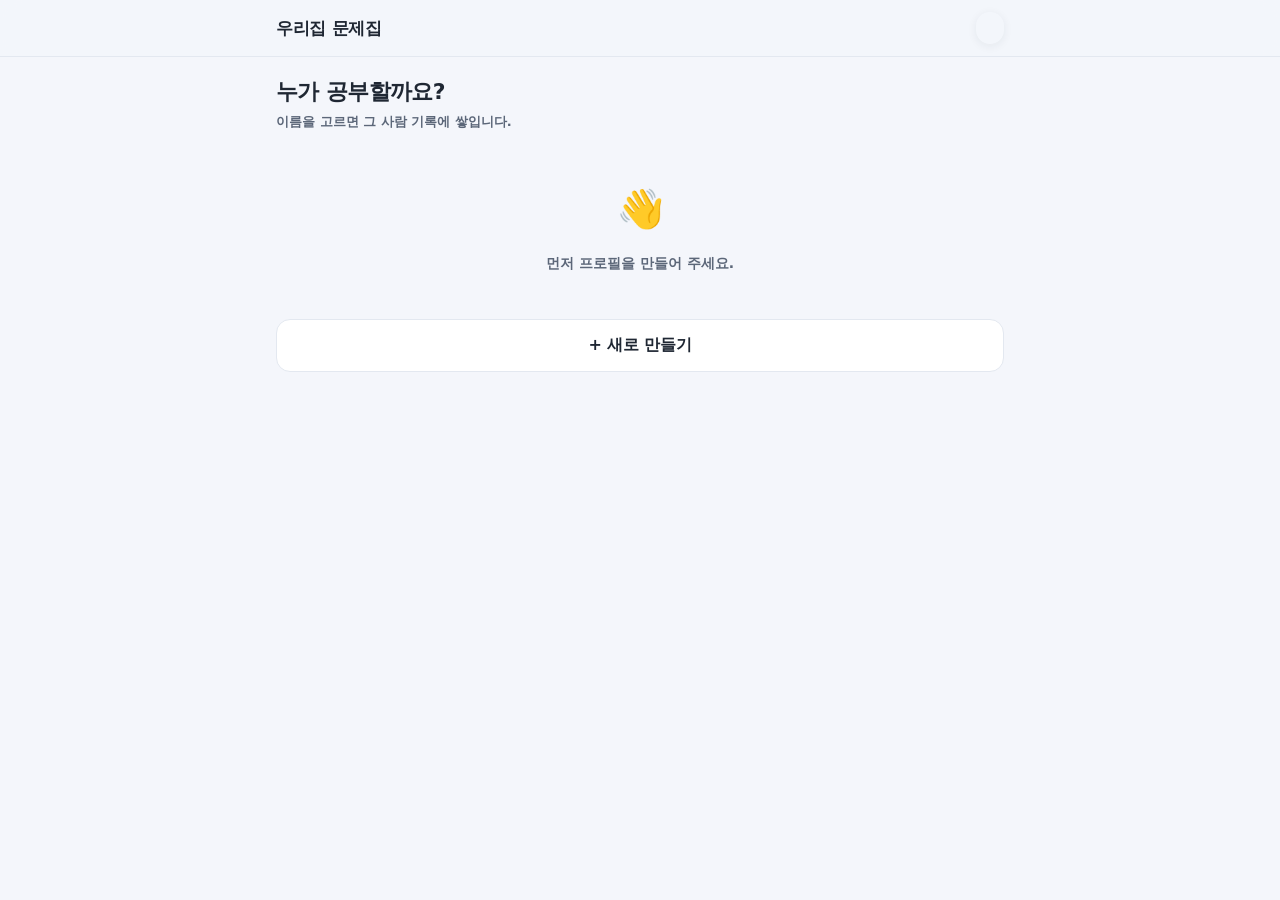
<file: index.html>
<!DOCTYPE html>
<html lang="ko">
<head>
<meta charset="utf-8">
<!-- This site is hosted on Netlify. Anyone can build and deploy a site
     like this one for free: https://netlify.new/?utm_campaign=loops&utm_source=ai-legible&utm_medium=owned&utm_content=comment&utm_id=05bd4699-0e0f-40ec-b79b-9fb9aacb992b
     Netlify hosting facts for this site: static/SSR served via Netlify Edge. -->
<meta name="viewport" content="width=device-width, initial-scale=1, viewport-fit=cover, maximum-scale=1">
<title>우리집 문제집</title>
<meta name="theme-color" content="#4f6ef7">
<meta name="apple-mobile-web-app-capable" content="yes">
<meta name="apple-mobile-web-app-status-bar-style" content="default">
<meta name="apple-mobile-web-app-title" content="우리집 문제집">
<link rel="manifest" href="manifest.webmanifest">
<link rel="apple-touch-icon" href="icon-192.png">
<link rel="icon" href="icon-192.png">
<link rel="stylesheet" href="style.css?v=20">
</head>
<body>

<header class="topbar" id="topbar">
  <div class="wrap">
    <button class="iconbtn" id="backBtn" hidden aria-label="뒤로">←</button>
    <h1 id="title">우리집 문제집</h1>
    <span class="sub" id="who"></span>
  </div>
</header>

<main class="wrap">

  <!-- 프로필 선택 -->
  <section class="screen on" id="sc-profile">
    <div class="hello">
      <h2>누가 공부할까요?</h2>
      <p>이름을 고르면 그 사람 기록에 쌓입니다.</p>
    </div>
    <div class="plist" id="profileList"></div>
    <button class="btn ghost" id="addProfileBtn">+ 새로 만들기</button>
  </section>

  <!-- 프로필 만들기/수정 -->
  <section class="screen" id="sc-edit">
    <div class="card">
      <h2 id="editTitle">새 프로필</h2>
      <div class="field">
        <label>이름</label>
        <input id="pName" type="text" placeholder="예: 서연" maxlength="10" autocomplete="off">
      </div>
      <div class="field">
        <label>학년</label>
        <div class="chips" id="gradeChips"></div>
      </div>
      <div class="field">
        <label>캐릭터</label>
        <div class="chips" id="emojiChips"></div>
      </div>
      <button class="btn" id="saveProfileBtn">저장</button>
      <button class="btn warn" id="delProfileBtn" hidden>이 프로필 삭제</button>
    </div>
  </section>

  <!-- 홈 -->
  <section class="screen" id="sc-home">
    <div class="hello">
      <h2 id="homeHi">안녕!</h2>
      <p id="homeSub"></p>
    </div>
    <div class="kpis">
      <div class="kpi"><b id="kToday">0</b><span>오늘 푼 문제</span></div>
      <div class="kpi"><b id="kStreak">0</b><span>연속 학습일</span></div>
      <div class="kpi"><b id="kRate">—</b><span>전체 정답률</span></div>
    </div>
    <div class="subjects">
      <button class="sub" data-s="korean"><span class="ico">📖</span><b>국어</b><small id="pKorean">시작하기</small></button>
      <button class="sub" data-s="english"><span class="ico">🔤</span><b>영어</b><small id="pEnglish">시작하기</small></button>
      <button class="sub" data-s="math"><span class="ico">➗</span><b>수학</b><small id="pMath">시작하기</small></button>
      <button class="sub" data-s="science"><span class="ico">🔬</span><b>과학</b><small id="pScience">시작하기</small></button>
      <button class="sub" data-s="social"><span class="ico">🌍</span><b>국가 및 수도</b><small id="pSocial">국기 · 수도 · 대륙</small></button>
    </div>
    <div class="card" style="margin-top:14px">
      <h2>이어서 풀기</h2>
      <p class="muted" id="resumeMsg">오답노트에 모인 문제를 다시 풀면 기억에 더 오래 남습니다.</p>
      <button class="btn ghost sm" id="goWrongBtn">오답노트 열기</button>
    </div>
  </section>

  <!-- 단원 고르기 -->
  <section class="screen" id="sc-setup">
    <div class="card">
      <h2 id="setupTitle">과목</h2>
      <p class="muted" id="setupHint"></p>
      <div class="progress" style="margin-top:12px"><i id="setupBar" style="width:0%"></i></div>
      <p class="muted" id="setupProg" style="margin-top:8px"></p>
    </div>
    <div class="card">
      <h2>단원을 고르세요</h2>
      <p class="muted" id="unitHint">한 번에 20문제씩 나와요.</p>
      <div class="units" id="unitList" style="margin-top:10px"></div>
    </div>
  </section>

  <!-- 문제 풀이 -->
  <section class="screen" id="sc-quiz">
    <div class="progress"><i id="bar" style="width:0%"></i></div>
    <div class="qmeta" id="qmeta"></div>
    <p class="qtext" id="qtext"></p>
    <div class="qfig" id="qfig" hidden></div>
    <div class="opts" id="opts"></div>
    <div class="answerbox" id="answerbox" hidden>
      <input id="answerInput" type="text" inputmode="text" autocomplete="off" autocapitalize="off" spellcheck="false" placeholder="답">
      <button id="submitBtn">확인</button>
    </div>
    <div class="verdict" id="verdict" hidden></div>
    <button class="btn" id="nextBtn" hidden>다음 문제</button>
  </section>

  <!-- 결과 -->
  <section class="screen" id="sc-result">
    <div class="card">
      <div class="score">
        <div class="emo" id="rEmo">🎉</div>
        <div class="big" id="rScore">0</div>
        <div class="of" id="rOf"></div>
        <div class="msg" id="rMsg"></div>
        <p class="muted" id="rNext" hidden style="margin-top:10px"></p>
      </div>
    </div>
    <div class="card" id="rWrongCard" hidden>
      <h2>틀린 문제</h2>
      <div class="wronglist" id="rWrongList"></div>
    </div>
    <button class="btn" id="againBtn">다음 단계 이어서 풀기</button>
    <button class="btn ghost" id="retryWrongBtn" hidden>틀린 문제만 다시 풀기</button>
    <button class="btn ghost" id="homeBtn">홈으로</button>
  </section>

  <!-- 오답노트 -->
  <section class="screen" id="sc-wrong">
    <div class="card">
      <h2>오답노트</h2>
      <p class="muted" id="wrongHint"></p>
      <div class="chips" id="wrongFilter" style="margin-top:10px"></div>
      <button class="btn sm" id="wrongStartBtn">모아서 다시 풀기</button>
    </div>
    <div class="wronglist" id="wrongList"></div>
    <div class="empty" id="wrongEmpty" hidden><span class="e">🗒️</span>아직 틀린 문제가 없습니다.<br>문제를 풀면 여기에 모입니다.</div>
  </section>

  <!-- 기록 -->
  <section class="screen" id="sc-stats">
    <div class="card">
      <h2>과목별 정답률</h2>
      <div class="bars" id="rateBars"></div>
    </div>
    <div class="card">
      <h2>모은 배지</h2>
      <div class="badges" id="badgeList"></div>
    </div>
    <div class="card">
      <h2>최근 기록</h2>
      <div class="loglist" id="logList"></div>
      <div class="empty" id="logEmpty" hidden><span class="e">📈</span>아직 기록이 없습니다.</div>
    </div>
  </section>

  <!-- 설정 -->
  <section class="screen" id="sc-settings">
    <div class="card">
      <h2>프로필</h2>
      <div class="plist" id="settingsProfiles"></div>
      <button class="btn ghost sm" id="addProfileBtn2">+ 새 프로필 만들기</button>
      <button class="btn ghost sm" id="switchBtn">다른 사람으로 바꾸기</button>
    </div>
    <div class="card">
      <h2>기록 저장</h2>
      <p class="muted">기록은 이 폰 안에만 저장됩니다. 폰을 바꾸거나 브라우저 데이터를 지우기 전에 백업 파일을 내보내 두면 그대로 복원할 수 있습니다.</p>
      <button class="btn ghost sm" id="exportBtn">백업 파일 내보내기</button>
      <button class="btn ghost sm" id="importBtn">백업 파일 불러오기</button>
      <input type="file" id="importFile" accept="application/json,.json" hidden>
    </div>
    <div class="card">
      <h2>정리하기</h2>
      <button class="btn warn" id="clearWrongBtn">오답노트 비우기</button>
      <button class="btn warn" id="resetBtn">이 프로필 기록 모두 지우기</button>
    </div>
    <p class="muted" style="text-align:center" id="ver">우리집 문제집</p>
  </section>

</main>

<nav class="nav" id="nav">
  <div class="wrap">
    <button data-go="home" class="on"><span class="i">🏠</span>홈</button>
    <button data-go="wrong"><span class="i">🗒️</span>오답노트</button>
    <button data-go="stats"><span class="i">📈</span>기록</button>
    <button data-go="settings"><span class="i">⚙️</span>설정</button>
  </div>
</nav>

<div class="toast" id="toast"></div>

<script src="fig.js?v=20"></script>
<script src="math.js?v=20"></script>
<script src="bank-main.js?v=20"></script>
<script src="bank-extra.js?v=20"></script>
<script src="bank-g1.js?v=20"></script>
<script src="bank-g2.js?v=20"></script>
<script src="bank-g3.js?v=20"></script>
<script src="bank-g4.js?v=20"></script>
<script src="bank-g5.js?v=20"></script>
<script src="bank-g6.js?v=20"></script>
<script src="bank-x1.js?v=20"></script>
<script src="bank-x2.js?v=20"></script>
<script src="bank-x3.js?v=20"></script>
<script src="bank-x4.js?v=20"></script>
<script src="bank-x5.js?v=20"></script>
<script src="bank-x6.js?v=20"></script>
<script src="bank-social.js?v=20"></script>
<script src="app.js?v=20"></script>
</body>
</html>
</file>
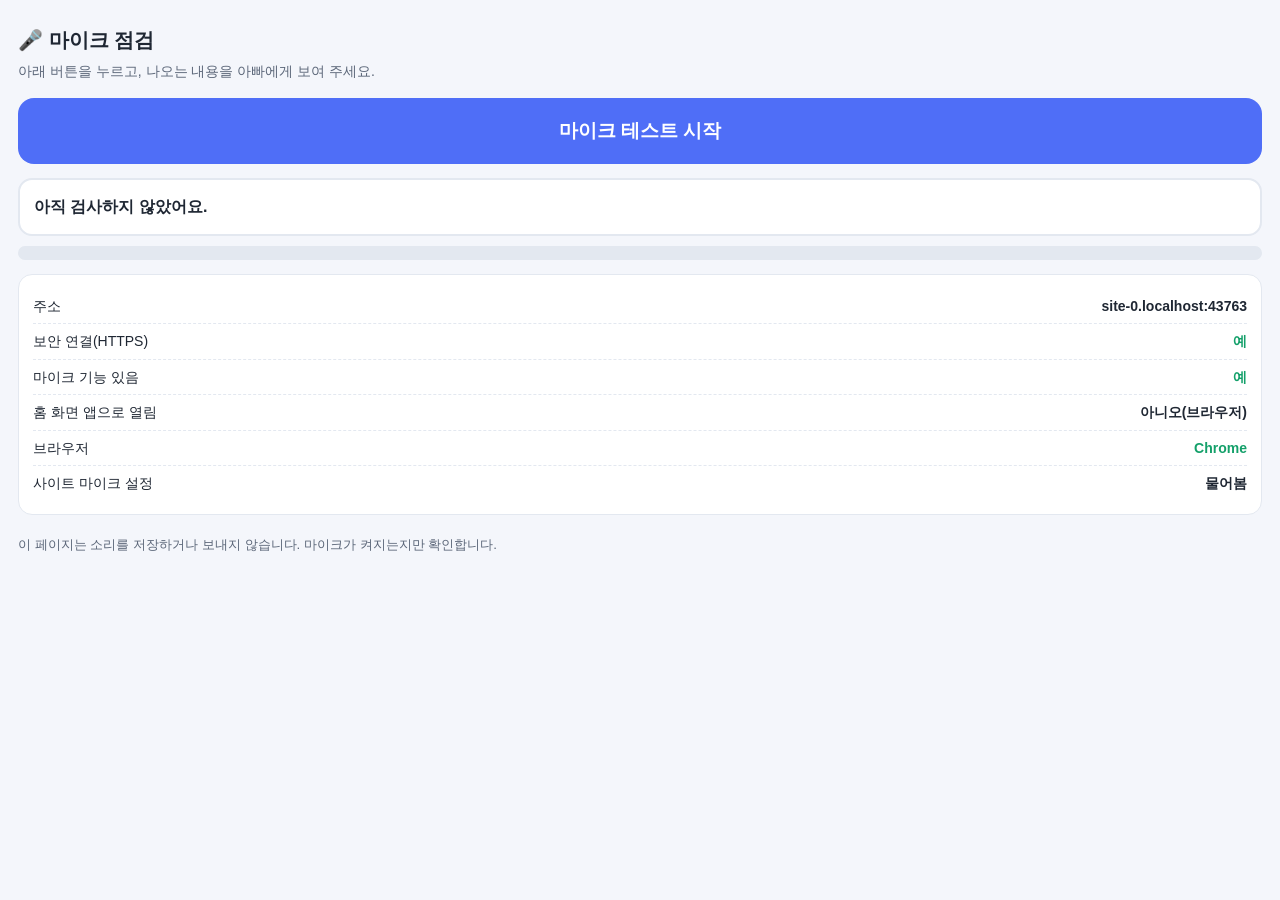
<file: mic.html>
<!DOCTYPE html>
<html lang="ko">
<head>
<meta charset="utf-8">
<meta name="viewport" content="width=device-width, initial-scale=1, viewport-fit=cover">
<title>마이크 점검</title>
<style>
:root{--bg:#f4f6fb;--card:#fff;--ink:#1f2733;--soft:#5c6779;--line:#e3e8f0;--brand:#4f6ef7;--ok:#14a06a;--no:#e5484d}
*{box-sizing:border-box}
body{margin:0;background:var(--bg);color:var(--ink);font-family:-apple-system,BlinkMacSystemFont,'Apple SD Gothic Neo','Noto Sans KR',sans-serif;line-height:1.6;padding:18px}
h1{font-size:20px;margin:6px 0 4px}
p.sub{margin:0 0 16px;color:var(--soft);font-size:14px}
button{width:100%;border:0;border-radius:16px;background:var(--brand);color:#fff;font-size:19px;font-weight:800;padding:20px;cursor:pointer}
.card{background:var(--card);border:1px solid var(--line);border-radius:14px;padding:14px;margin-top:14px}
.row{display:flex;justify-content:space-between;gap:10px;font-size:14px;padding:6px 0;border-bottom:1px dashed var(--line)}
.row:last-child{border:0}
.row b{font-weight:800;text-align:right;word-break:break-all}
.ok{color:var(--ok)} .no{color:var(--no)}
#verdict{font-size:16px;font-weight:800;margin-top:14px;padding:14px;border-radius:14px;background:#fff;border:2px solid var(--line)}
#level{height:14px;background:var(--line);border-radius:8px;overflow:hidden;margin-top:10px}
#level i{display:block;height:100%;width:0;background:var(--ok);transition:width .08s}
small{color:var(--soft)}
</style>
</head>
<body>
<h1>🎤 마이크 점검</h1>
<p class="sub">아래 버튼을 누르고, 나오는 내용을 아빠에게 보여 주세요.</p>
<button id="go">마이크 테스트 시작</button>
<div id="verdict">아직 검사하지 않았어요.</div>
<div id="level"><i></i></div>
<div class="card" id="info"></div>
<p><small>이 페이지는 소리를 저장하거나 보내지 않습니다. 마이크가 켜지는지만 확인합니다.</small></p>
<script>
const $ = (s) => document.querySelector(s);
const rows = [];
function row(k, v, cls) { rows.push('<div class="row"><span>' + k + '</span><b class="' + (cls || '') + '">' + v + '</b></div>'); $('#info').innerHTML = rows.join(''); }

function basics() {
  rows.length = 0;
  row('주소', location.host);
  row('보안 연결(HTTPS)', isSecureContext ? '예' : '아니오', isSecureContext ? 'ok' : 'no');
  row('마이크 기능 있음', navigator.mediaDevices && navigator.mediaDevices.getUserMedia ? '예' : '아니오',
      navigator.mediaDevices && navigator.mediaDevices.getUserMedia ? 'ok' : 'no');
  row('홈 화면 앱으로 열림', matchMedia('(display-mode: standalone)').matches ? '예' : '아니오(브라우저)');
  const ua = navigator.userAgent;
  row('브라우저', /SamsungBrowser/.test(ua) ? '삼성 인터넷' : /Chrome/.test(ua) ? 'Chrome' : /Firefox/.test(ua) ? 'Firefox' : '기타',
      /Chrome/.test(ua) && !/SamsungBrowser/.test(ua) ? 'ok' : 'no');
  if (navigator.permissions && navigator.permissions.query) {
    navigator.permissions.query({ name: 'microphone' }).then(function (st) {
      row('사이트 마이크 설정', st.state === 'granted' ? '허용됨' : st.state === 'denied' ? '차단됨' : '물어봄',
          st.state === 'granted' ? 'ok' : st.state === 'denied' ? 'no' : '');
    }).catch(function () { row('사이트 마이크 설정', '확인 불가'); });
  }
}
basics();

$('#go').onclick = async function () {
  $('#verdict').textContent = '확인하는 중…';
  basics();
  try {
    const stream = await navigator.mediaDevices.getUserMedia({ audio: true });
    const t = stream.getAudioTracks()[0];
    row('마이크 이름', (t && t.label) || '(이름 없음)', 'ok');
    $('#verdict').innerHTML = '<span class="ok">마이크가 켜졌습니다. 말해 보세요 — 아래 막대가 움직이면 정상입니다.</span>';
    const ac = new (window.AudioContext || window.webkitAudioContext)();
    const src = ac.createMediaStreamSource(stream);
    const an = ac.createAnalyser(); an.fftSize = 512;
    src.connect(an);
    const buf = new Uint8Array(an.frequencyBinCount);
    let peak = 0;
    (function loop() {
      an.getByteTimeDomainData(buf);
      let m = 0;
      for (let i = 0; i < buf.length; i++) m = Math.max(m, Math.abs(buf[i] - 128));
      peak = Math.max(peak, m);
      $('#level i').style.width = Math.min(100, (m / 60) * 100) + '%';
      requestAnimationFrame(loop);
    })();
    setTimeout(function () {
      row('소리 들어옴', peak > 3 ? '예' : '아니오(조용하거나 음소거)', peak > 3 ? 'ok' : 'no');
    }, 4000);
  } catch (e) {
    const n = e && e.name ? e.name : '알 수 없음';
    row('실패 이름', n, 'no');
    row('실패 내용', (e && e.message) || '-', 'no');
    let why = '';
    if (n === 'NotAllowedError') why = '권한이 거부된 상태입니다. 폰 설정 → 앱 → Chrome → 권한 → 마이크를 허용하거나, 주소창 자물쇠 → 권한에서 마이크를 허용해 주세요.';
    else if (n === 'NotFoundError') why = '마이크 장치를 찾지 못했습니다.';
    else if (n === 'NotReadableError') why = '다른 앱이 마이크를 쓰고 있습니다. 통화·녹음 앱을 끄고 다시 해 보세요.';
    else if (n === 'SecurityError') why = '보안 연결 문제입니다.';
    else why = '원인을 더 확인해야 합니다.';
    $('#verdict').innerHTML = '<span class="no">마이크를 켜지 못했습니다.</span><br><small>' + why + '</small>';
  }
};
</script>
</body>
</html>
</file>
<file: style.css>
:root {
  --bg: #f4f6fb;
  --card: #ffffff;
  --ink: #1f2733;
  --ink-soft: #5c6779;
  --line: #e3e8f0;
  --brand: #4f6ef7;
  --brand-dark: #3a56d4;
  --ok: #14a06a;
  --ok-bg: #e4f7ee;
  --no: #e5484d;
  --no-bg: #fdeaea;
  --korean: #ef6c3f;
  --english: #3f8ddf;
  --math: #8b5cf6;
  --science: #16a37b;
  --social: #d98324;
  --shadow: 0 2px 10px rgba(31, 39, 51, .07);
  --r: 16px;
}

* { box-sizing: border-box; -webkit-tap-highlight-color: transparent; }

html, body {
  margin: 0;
  padding: 0;
  background: var(--bg);
  color: var(--ink);
  font-family: -apple-system, BlinkMacSystemFont, "Apple SD Gothic Neo", "Pretendard",
    "Noto Sans KR", "Malgun Gothic", system-ui, sans-serif;
  -webkit-text-size-adjust: 100%;
  overscroll-behavior-y: contain;
}

body { padding-bottom: calc(68px + env(safe-area-inset-bottom)); }

button { font-family: inherit; cursor: pointer; }

/* ---------- 레이아웃 ---------- */
.wrap { max-width: 540px; margin: 0 auto; padding: 0 16px; }

.topbar {
  position: sticky; top: 0; z-index: 20;
  background: rgba(244, 246, 251, .92);
  backdrop-filter: saturate(180%) blur(10px);
  padding: calc(10px + env(safe-area-inset-top)) 0 10px;
  border-bottom: 1px solid var(--line);
}
.topbar .wrap { display: flex; align-items: center; gap: 10px; min-height: 36px; }
.topbar h1 { font-size: 17px; margin: 0; font-weight: 800; letter-spacing: -.3px; flex: 1; }
.topbar .sub { font-size: 12px; color: var(--ink-soft); font-weight: 600; }

.iconbtn {
  border: 1px solid var(--line); background: #fff; color: var(--ink);
  width: 36px; height: 36px; border-radius: 12px; font-size: 16px;
  display: grid; place-items: center; padding: 0; flex: 0 0 auto;
}
.iconbtn:active { background: #eef1f7; }

.screen { display: none; padding: 16px 0 24px; }
.screen.on { display: block; }

/* ---------- 카드 ---------- */
.card {
  background: var(--card); border-radius: var(--r); box-shadow: var(--shadow);
  padding: 16px; margin-bottom: 12px;
}
.card h2 { margin: 0 0 10px; font-size: 15px; font-weight: 800; }
.muted { color: var(--ink-soft); font-size: 13px; line-height: 1.6; }

/* ---------- 버튼 ---------- */
.btn {
  display: block; width: 100%; border: 0; border-radius: 14px;
  background: var(--brand); color: #fff; font-size: 16px; font-weight: 800;
  padding: 15px 16px; margin-top: 10px; letter-spacing: -.2px;
}
.btn:active { background: var(--brand-dark); }
.btn.ghost { background: #fff; color: var(--ink); border: 1px solid var(--line); }
.btn.ghost:active { background: #eef1f7; }
.btn.warn { background: #fff; color: var(--no); border: 1px solid #f3c9ca; }
.btn.sm { padding: 11px 12px; font-size: 14px; border-radius: 12px; }
.row { display: flex; gap: 8px; }
.row > * { flex: 1; margin-top: 10px; }

/* ---------- 프로필 ---------- */
.plist { display: grid; gap: 10px; }
.pitem {
  display: flex; align-items: center; gap: 12px; width: 100%; text-align: left;
  background: #fff; border: 2px solid var(--line); border-radius: var(--r);
  padding: 14px; font-size: 16px; font-weight: 700; color: var(--ink);
}
.pitem:active { border-color: var(--brand); }
.pitem .av {
  width: 44px; height: 44px; border-radius: 14px; display: grid; place-items: center;
  font-size: 24px; background: #eef1fb; flex: 0 0 auto;
}
.pitem .meta { flex: 1; }
.pitem .meta small { display: block; font-size: 12px; color: var(--ink-soft); font-weight: 600; margin-top: 2px; }

.field { margin-top: 12px; }
.field label { display: block; font-size: 13px; font-weight: 700; color: var(--ink-soft); margin-bottom: 6px; }
.field input, .field select {
  width: 100%; padding: 13px 12px; font-size: 16px; border: 1px solid var(--line);
  border-radius: 12px; background: #fff; color: var(--ink); font-family: inherit;
}
.chips { display: flex; flex-wrap: wrap; gap: 8px; }
.chip {
  border: 1px solid var(--line); background: #fff; border-radius: 999px;
  padding: 9px 14px; font-size: 14px; font-weight: 700; color: var(--ink);
}
.chip.on { background: var(--brand); border-color: var(--brand); color: #fff; }

/* ---------- 홈 ---------- */
.hello { padding: 4px 0 12px; }
.hello h2 { margin: 0; font-size: 22px; font-weight: 900; letter-spacing: -.6px; }
.hello p { margin: 6px 0 0; font-size: 13px; color: var(--ink-soft); font-weight: 600; }

.kpis { display: grid; grid-template-columns: repeat(3, 1fr); gap: 8px; margin-bottom: 14px; }
.kpi { background: #fff; border-radius: 14px; padding: 12px 10px; text-align: center; box-shadow: var(--shadow); }
.kpi b { display: block; font-size: 20px; font-weight: 900; }
.kpi span { font-size: 11px; color: var(--ink-soft); font-weight: 700; }

.subjects { display: grid; grid-template-columns: 1fr 1fr; gap: 10px; }
.sub {
  border: 0; border-radius: var(--r); padding: 16px 14px; text-align: left;
  color: #fff; box-shadow: var(--shadow); position: relative; overflow: hidden;
}
.sub b { display: block; font-size: 18px; font-weight: 900; letter-spacing: -.4px; }
.sub small { display: block; margin-top: 6px; font-size: 12px; font-weight: 700; opacity: .92; }
.sub .ico { position: absolute; right: 10px; top: 10px; font-size: 22px; opacity: .55; }
.sub[data-s="korean"] { background: var(--korean); }
.sub[data-s="english"] { background: var(--english); }
.sub[data-s="math"] { background: var(--math); }
.sub[data-s="science"] { background: var(--science); }
.sub[data-s="social"] { background: var(--social); grid-column: 1 / -1; }
.sub:active { filter: brightness(.94); }

/* hidden 속성이 항상 먹히도록 (객관식에서 입력칸·다음 버튼 숨김) */
[hidden] { display: none !important; }

/* 오른쪽 위 이름표 — 누르면 프로필 바꾸기 */
#who { cursor: pointer; -webkit-tap-highlight-color: transparent; }
#who:active { transform: scale(.96); opacity: .8; }

.qfig { margin: 14px 0 4px; text-align: center; color: var(--ink); }
.qfig svg { width: 100%; max-width: 300px; height: auto; }

/* ---------- 단원 ---------- */
.units { display: grid; gap: 8px; }
.unit {
  display: flex; align-items: center; gap: 10px; width: 100%; text-align: left;
  background: #fff; border: 1px solid var(--line); border-radius: 12px;
  padding: 13px 14px; font-size: 15px; font-weight: 700; color: var(--ink);
}
.unit.on { border-color: var(--brand); background: #f3f6ff; }
.unit .tick { width: 20px; height: 20px; border-radius: 6px; border: 2px solid var(--line); flex: 0 0 auto; display: grid; place-items: center; font-size: 12px; color: #fff; }
.unit.on .tick { background: var(--brand); border-color: var(--brand); }
.unit .nm { flex: 1; }
.unit .cnt { font-size: 12px; color: var(--ink-soft); font-weight: 700; }

/* ---------- 퀴즈 ---------- */
.progress { height: 8px; background: var(--line); border-radius: 99px; overflow: hidden; margin-bottom: 14px; }
.progress i { display: block; height: 100%; background: var(--brand); border-radius: 99px; transition: width .25s; }

.qmeta { font-size: 12px; font-weight: 800; color: var(--ink-soft); margin-bottom: 8px; }
.qtext {
  font-size: 20px; font-weight: 800; line-height: 1.5; letter-spacing: -.3px;
  white-space: pre-wrap; margin: 0 0 16px;
}
.opts { display: grid; gap: 10px; }
.opt {
  display: flex; align-items: center; gap: 10px; width: 100%; text-align: left;
  background: #fff; border: 2px solid var(--line); border-radius: 14px;
  padding: 15px 14px; font-size: 16px; font-weight: 700; color: var(--ink); line-height: 1.4;
}
.opt .no { width: 24px; height: 24px; border-radius: 8px; background: #eef1f7; color: var(--ink-soft);
  display: grid; place-items: center; font-size: 13px; font-weight: 800; flex: 0 0 auto; }
.opt:active { border-color: var(--brand); }
.opt.right { border-color: var(--ok); background: var(--ok-bg); }
.opt.right .no { background: var(--ok); color: #fff; }
.opt.wrong { border-color: var(--no); background: var(--no-bg); }
.opt.wrong .no { background: var(--no); color: #fff; }
.opt:disabled { opacity: 1; }

.answerbox { display: flex; gap: 8px; }
.answerbox input {
  flex: 1; padding: 15px 14px; font-size: 18px; font-weight: 700;
  border: 2px solid var(--line); border-radius: 14px; background: #fff; color: var(--ink);
  font-family: inherit; min-width: 0;
}
.answerbox input:focus { outline: none; border-color: var(--brand); }
.answerbox button { flex: 0 0 auto; padding: 0 18px; border: 0; border-radius: 14px; background: var(--brand); color: #fff; font-weight: 800; font-size: 15px; }

.verdict { border-radius: 14px; padding: 14px; margin-top: 14px; font-size: 14px; line-height: 1.6; }
.verdict.ok { background: var(--ok-bg); color: #0c6b48; }
.verdict.no { background: var(--no-bg); color: #9b1c21; }
.verdict b { display: block; font-size: 16px; margin-bottom: 4px; }

/* ---------- 결과 ---------- */
.score { text-align: center; padding: 18px 0 6px; }
.score .big { font-size: 56px; font-weight: 900; letter-spacing: -2px; line-height: 1; }
.score .of { font-size: 15px; color: var(--ink-soft); font-weight: 700; margin-top: 8px; }
.score .emo { font-size: 46px; margin-bottom: 6px; }
.score .msg { font-size: 15px; font-weight: 800; margin-top: 10px; }

.wronglist { display: grid; gap: 10px; }
.wi { background: #fff; border: 1px solid var(--line); border-radius: 12px; padding: 13px; }
.wi .t { font-size: 11px; font-weight: 800; color: var(--ink-soft); margin-bottom: 5px; }
.wi .q { font-size: 14px; font-weight: 700; line-height: 1.5; white-space: pre-wrap; }
.wi .a { font-size: 13px; color: var(--ok); font-weight: 800; margin-top: 6px; }

/* ---------- 통계 ---------- */
.bars { display: grid; gap: 12px; }
.bar .lb { display: flex; justify-content: space-between; font-size: 13px; font-weight: 800; margin-bottom: 5px; }
.bar .tr { height: 10px; background: var(--line); border-radius: 99px; overflow: hidden; }
.bar .tr i { display: block; height: 100%; border-radius: 99px; }

.badges { display: flex; flex-wrap: wrap; gap: 8px; }
.badge { background: #fff; border: 1px solid var(--line); border-radius: 12px; padding: 10px 12px; font-size: 13px; font-weight: 800; box-shadow: var(--shadow); }
.badge.off { opacity: .38; }

.loglist { display: grid; gap: 8px; }
.log { display: flex; align-items: center; gap: 10px; background: #fff; border: 1px solid var(--line); border-radius: 12px; padding: 11px 13px; font-size: 13px; font-weight: 700; }
.log .d { color: var(--ink-soft); font-size: 12px; }
.log .s { flex: 1; }
.log .r { font-weight: 900; }

/* ---------- 하단 네비 ---------- */
.nav {
  position: fixed; left: 0; right: 0; bottom: 0; z-index: 30;
  background: rgba(255, 255, 255, .95); backdrop-filter: blur(10px);
  border-top: 1px solid var(--line);
  padding-bottom: env(safe-area-inset-bottom);
  display: none;
}
.nav.on { display: block; }
.nav .wrap { display: flex; padding: 0; }
.nav button {
  flex: 1; border: 0; background: none; padding: 9px 0 8px;
  display: grid; gap: 2px; justify-items: center; color: var(--ink-soft);
  font-size: 11px; font-weight: 800;
}
.nav button .i { font-size: 20px; line-height: 1.1; }
.nav button.on { color: var(--brand); }

.empty { text-align: center; padding: 34px 10px; color: var(--ink-soft); font-size: 14px; font-weight: 600; line-height: 1.7; }
.empty .e { font-size: 38px; display: block; margin-bottom: 10px; }

.toast {
  position: fixed; left: 50%; bottom: calc(86px + env(safe-area-inset-bottom));
  transform: translateX(-50%) translateY(12px);
  background: #1f2733; color: #fff; padding: 11px 18px; border-radius: 99px;
  font-size: 14px; font-weight: 700; opacity: 0; pointer-events: none;
  transition: .22s; z-index: 60; max-width: 86vw; text-align: center;
}
.toast.on { opacity: 1; transform: translateX(-50%) translateY(0); }

@media (prefers-color-scheme: dark) {
  :root {
    --bg: #11151c; --card: #1a1f29; --ink: #eef1f7; --ink-soft: #9aa4b5;
    --line: #2a3140; --shadow: 0 2px 10px rgba(0, 0, 0, .3);
    --ok-bg: #11301f; --no-bg: #3a1618;
  }
  .topbar { background: rgba(17, 21, 28, .92); }
  .iconbtn, .pitem, .unit, .opt, .field input, .field select, .chip, .wi, .log, .badge, .answerbox input { background: var(--card); }
  .btn.ghost { background: var(--card); }
  .nav { background: rgba(26, 31, 41, .96); }
  .unit.on { background: #1e2740; }
  .kpi { background: var(--card); }
  .verdict.ok { color: #7ee2b0; }
  .verdict.no { color: #ff9b9e; }
}


/* ===== 테블릿 가로모드 ===== */
@media (min-width: 820px) {
  .wrap { max-width: 760px; }
  .subjects { grid-template-columns: repeat(3, 1fr); }
  .qfig svg { max-width: 360px; }
}
@media (orientation: landscape) and (max-height: 560px) {
  .qfig svg { max-width: 220px; }
}
</file>
